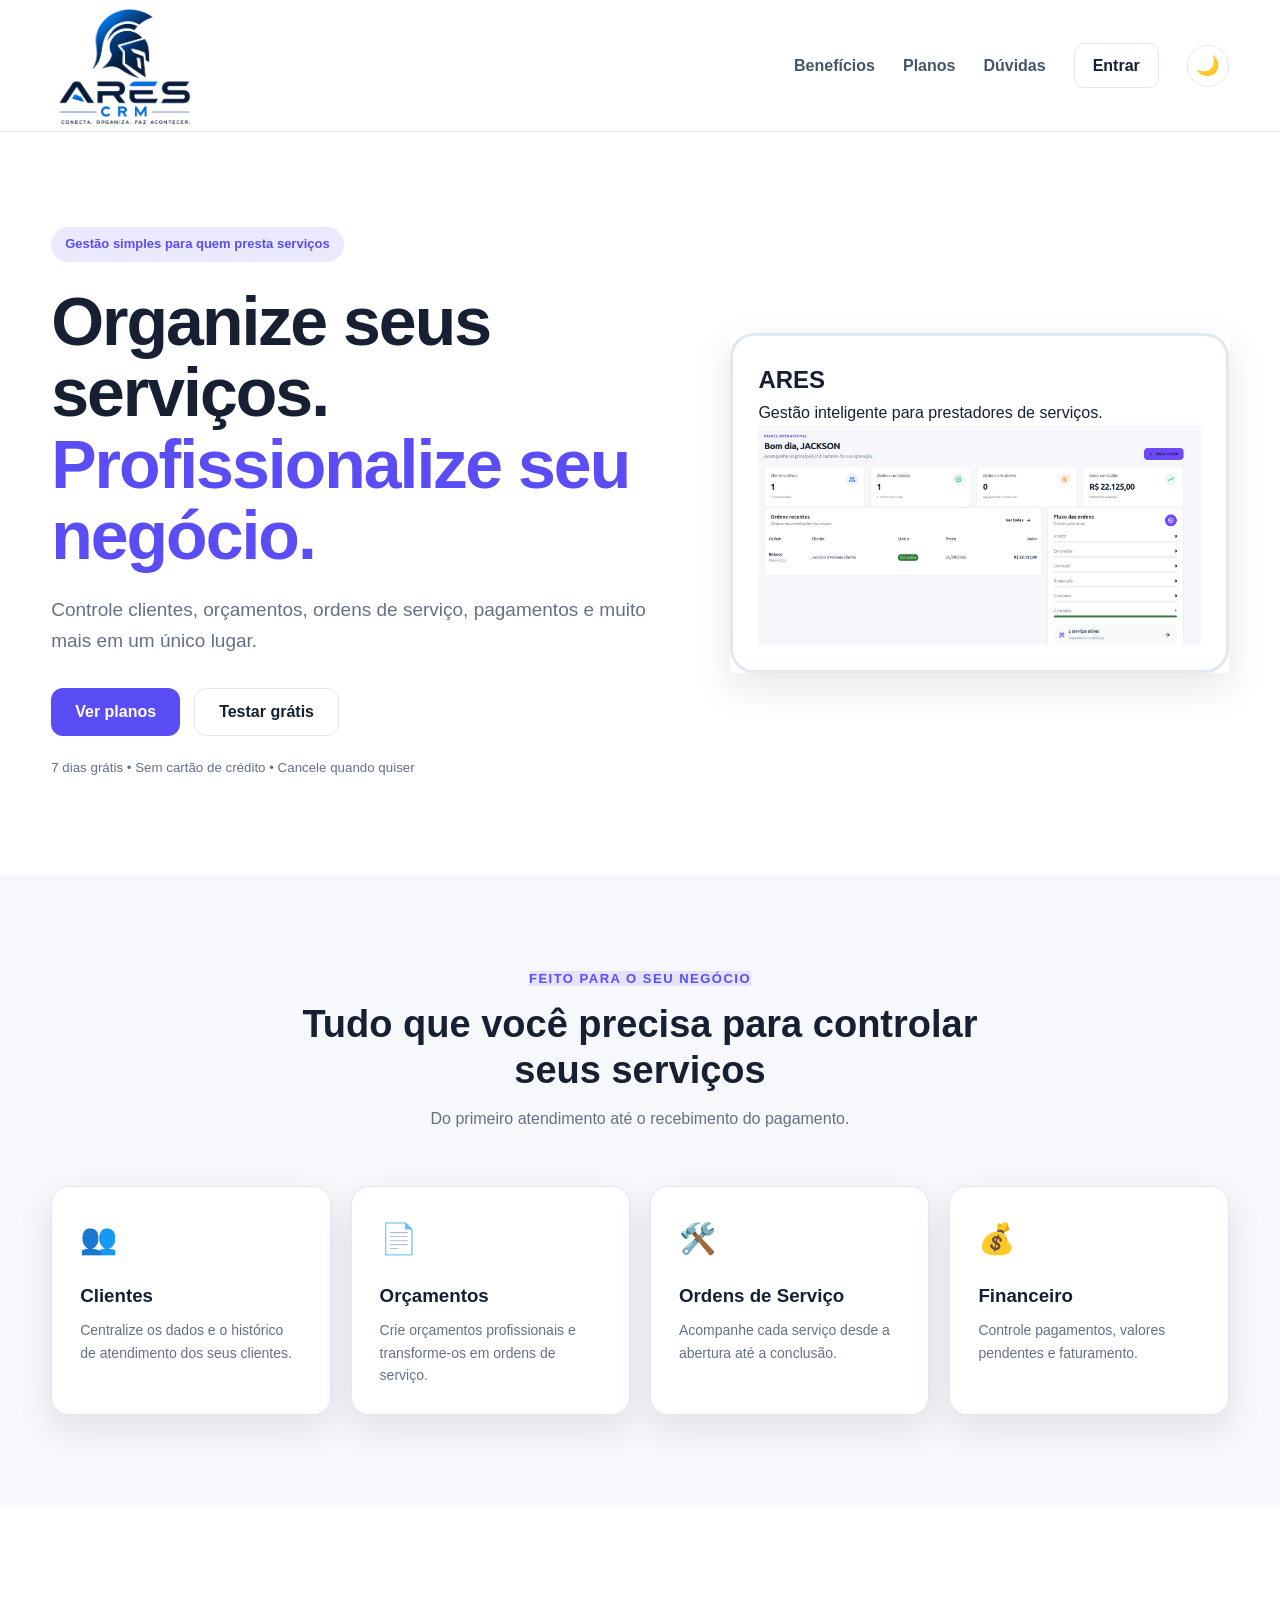
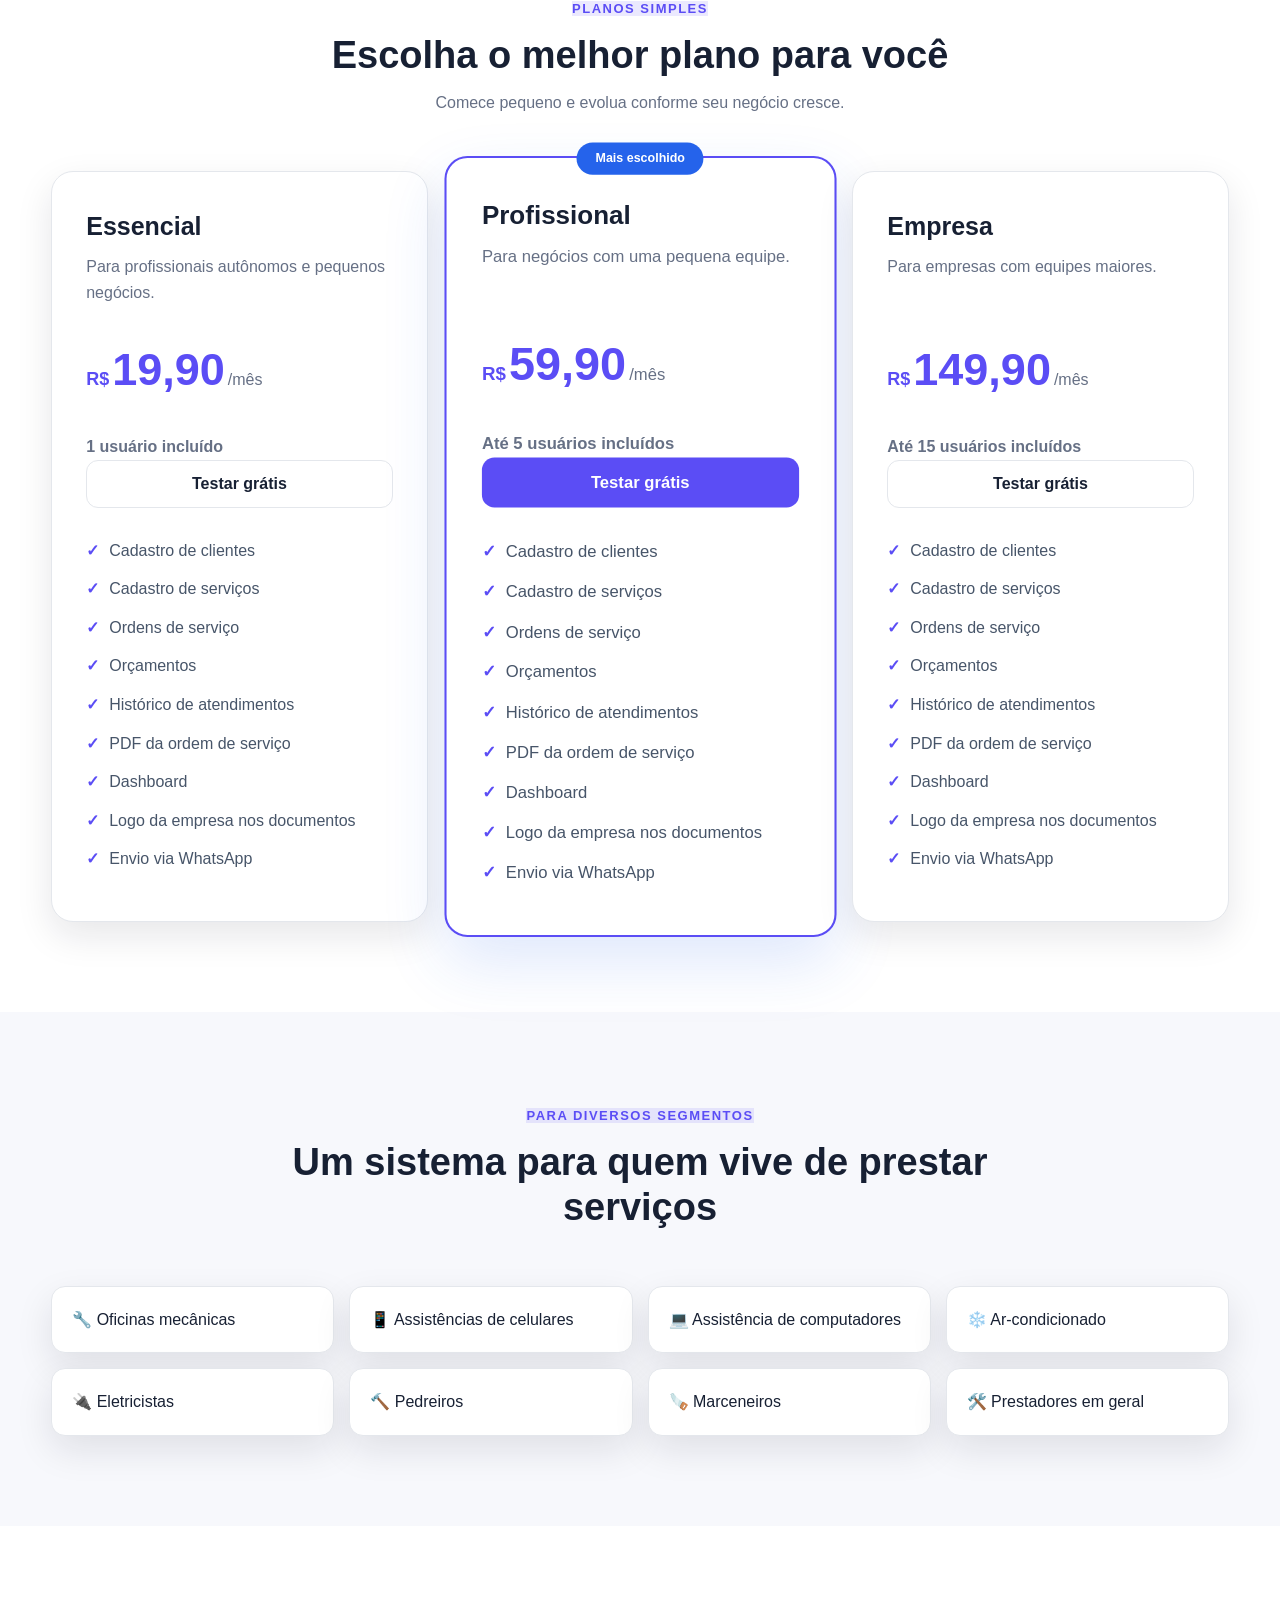
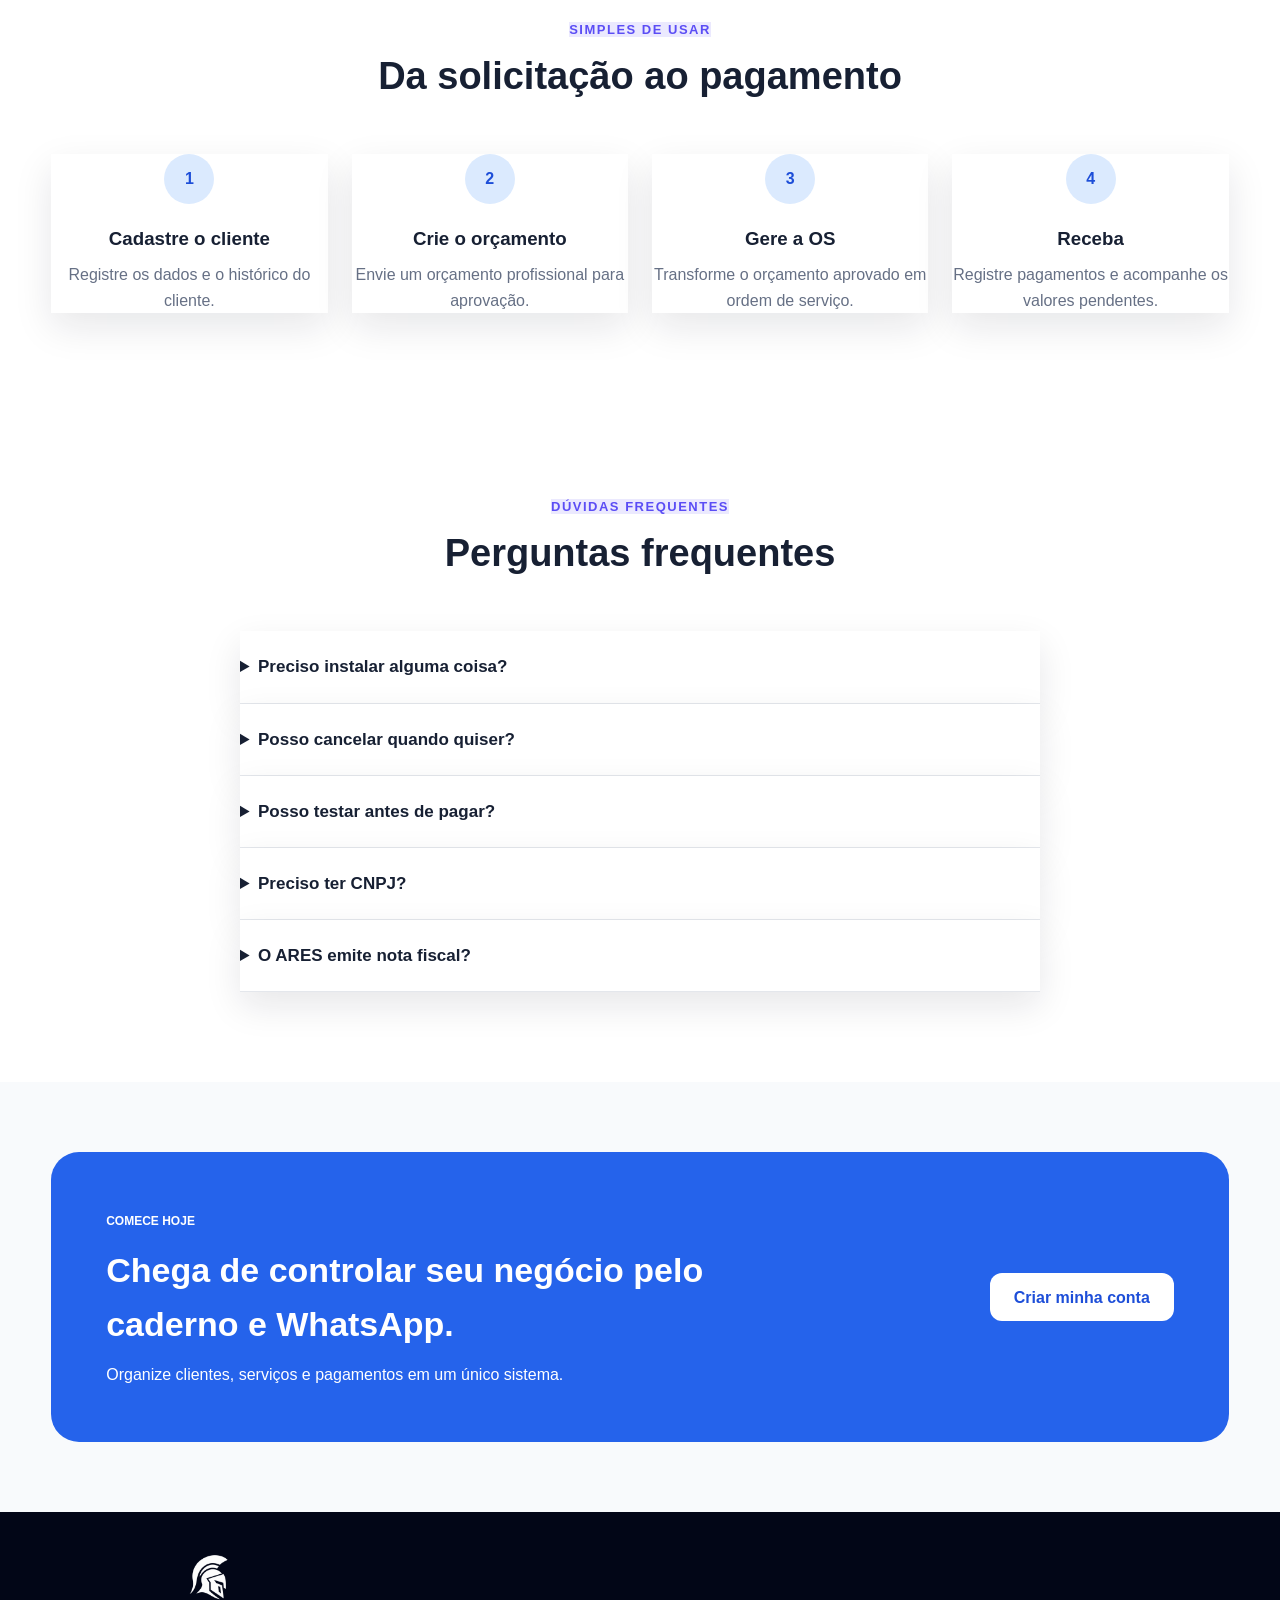
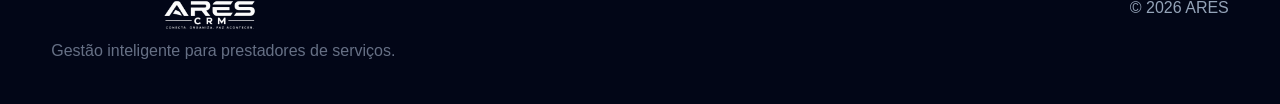
<file: index.html>
<!DOCTYPE html>
<html lang="pt-BR">

<head>
    <meta charset="UTF-8">
    <meta name="viewport" content="width=device-width, initial-scale=1.0">
    <meta name="robots" content="index, follow">

    <link rel="canonical" href="https://aresapp.tech/">

    <meta property="og:type" content="website">
    <meta property="og:locale" content="pt_BR">
    <meta property="og:title" content="ARES | Gestão para Prestadores de Serviços">
    <meta property="og:description" content="Organize clientes, orçamentos, serviços e pagamentos em um único lugar.">
    <meta property="og:url" content="https://aresapp.tech/">
    <meta property="og:image" content="https://aresapp.tech/img/hero.png">
  <meta name="description" content="Organize clientes, orçamentos, ordens de serviço e pagamentos com o ARES, o sistema de gestão simples para prestadores de serviços.">
    <title>Planos | ARES</title>

    <link rel="stylesheet" href="/index.css">
</head>

<body>

    <header class="header">
        <div class="container header-content">
            <div class="brand">
                <img class="brand-logo logo-light" src="/img/aresLogo.png" alt="Logo do ARES">
                <img class="brand-logo logo-dark" src="/img/aresLogo2.png" alt="Logo do ARES branco">
            </div>


            <nav class="nav">
                <a href="#beneficios">Benefícios</a>
                <a href="#planos">Planos</a>
                <a href="#faq">Dúvidas</a>
                <a href="https://app.aresapp.tech/" class="btn-login">Entrar</a>
                <button id="themeToggle" class="theme-toggle" type="button" aria-label="Ativar modo escuro"
                    title="Alternar tema">🌙</button>
            </nav>
        </div>
    </header>

    <main>

        <section class="hero">
            <div class="container hero-content">

                <div class="hero-text">
                    <span class="badge">Gestão simples para quem presta serviços</span>

                    <h1>
                        Organize seus serviços.
                        <span>Profissionalize seu negócio.</span>
                    </h1>

                    <p>
                        Controle clientes, orçamentos, ordens de serviço,
                        pagamentos e muito mais em um único lugar.
                    </p>

                    <div class="hero-actions">
                        <a href="#planos" class="btn-primary">
                            Ver planos
                        </a>

                        <a href="https://app.aresapp.tech/cadastro?plan=professional" class="btn-secondary">
                            Testar grátis
                        </a>
                    </div>

                    <small>
                        7 dias grátis • Sem cartão de crédito • Cancele quando quiser
                    </small>
                </div>

                <div class="hero-card">
                    <div class="hero-card-content">
                        <h2>
                            ARES
                        </h2>

                        <p>
                            Gestão inteligente para prestadores de serviços.
                        </p>
                        <img src="/img/hero.png" alt="Imagem ilustrativa do ARES">
                    </div>
                </div>

            </div>
        </section>


        <section class="benefits" id="beneficios">

            <div class="container">

                <div class="section-title">
                    <span>Feito para o seu negócio</span>

                    <h2>
                        Tudo que você precisa para controlar seus serviços
                    </h2>

                    <p>
                        Do primeiro atendimento até o recebimento do pagamento.
                    </p>
                </div>

                <div class="benefits-grid">

                    <div class="benefit-card">
                        <div class="icon">👥</div>

                        <h3>Clientes</h3>

                        <p>
                            Centralize os dados e o histórico de atendimento
                            dos seus clientes.
                        </p>
                    </div>

                    <div class="benefit-card">
                        <div class="icon">📄</div>

                        <h3>Orçamentos</h3>

                        <p>
                            Crie orçamentos profissionais e transforme-os
                            em ordens de serviço.
                        </p>
                    </div>

                    <div class="benefit-card">
                        <div class="icon">🛠️</div>

                        <h3>Ordens de Serviço</h3>

                        <p>
                            Acompanhe cada serviço desde a abertura
                            até a conclusão.
                        </p>
                    </div>

                    <div class="benefit-card">
                        <div class="icon">💰</div>

                        <h3>Financeiro</h3>

                        <p>
                            Controle pagamentos, valores pendentes
                            e faturamento.
                        </p>
                    </div>

                </div>

            </div>

        </section>


        <section class="pricing" id="planos">

            <div class="container">

                <div class="section-title">
                    <span>Planos simples</span>

                    <h2>
                        Escolha o melhor plano para você
                    </h2>

                    <p>
                        Comece pequeno e evolua conforme seu negócio cresce.
                    </p>
                </div>


                <div class="pricing-grid" id="pricingGrid">
                    <!-- Os planos serão inseridos aqui via JavaScript -->
                </div>

            </div>

        </section>


        <section class="audience">

            <div class="container">

                <div class="section-title">

                    <span>Para diversos segmentos</span>

                    <h2>
                        Um sistema para quem vive de prestar serviços
                    </h2>

                </div>


                <div class="audience-grid">

                    <div>🔧 Oficinas mecânicas</div>
                    <div>📱 Assistências de celulares</div>
                    <div>💻 Assistência de computadores</div>
                    <div>❄️ Ar-condicionado</div>
                    <div>🔌 Eletricistas</div>
                    <div>🔨 Pedreiros</div>
                    <div>🪚 Marceneiros</div>
                    <div>🛠️ Prestadores em geral</div>

                </div>

            </div>

        </section>


        <section class="workflow">

            <div class="container">

                <div class="section-title">

                    <span>Simples de usar</span>

                    <h2>
                        Da solicitação ao pagamento
                    </h2>

                </div>


                <div class="steps">

                    <div class="step">

                        <span>1</span>

                        <h3>Cadastre o cliente</h3>

                        <p>
                            Registre os dados e o histórico do cliente.
                        </p>

                    </div>


                    <div class="step">

                        <span>2</span>

                        <h3>Crie o orçamento</h3>

                        <p>
                            Envie um orçamento profissional para aprovação.
                        </p>

                    </div>


                    <div class="step">

                        <span>3</span>

                        <h3>Gere a OS</h3>

                        <p>
                            Transforme o orçamento aprovado em ordem de serviço.
                        </p>

                    </div>


                    <div class="step">

                        <span>4</span>

                        <h3>Receba</h3>

                        <p>
                            Registre pagamentos e acompanhe os valores pendentes.
                        </p>

                    </div>

                </div>

            </div>

        </section>


        <section class="faq" id="faq">

            <div class="container">

                <div class="section-title">

                    <span>Dúvidas frequentes</span>

                    <h2>
                        Perguntas frequentes
                    </h2>

                </div>


                <div class="faq-list">

                    <details>

                        <summary>
                            Preciso instalar alguma coisa?
                        </summary>

                        <p>
                            Não. O ARES funciona online e pode ser acessado
                            pelo computador, tablet ou celular.
                        </p>

                    </details>


                    <details>

                        <summary>
                            Posso cancelar quando quiser?
                        </summary>

                        <p>
                            Sim. Você pode cancelar seu plano sem fidelidade.
                        </p>

                    </details>


                    <details>

                        <summary>
                            Posso testar antes de pagar?
                        </summary>

                        <p>
                            Sim. Você tem 7 dias para testar o sistema gratuitamente.
                        </p>

                    </details>


                    <details>

                        <summary>
                            Preciso ter CNPJ?
                        </summary>

                        <p>
                            Não. Profissionais autônomos também podem utilizar o ARES.
                        </p>

                    </details>


                    <details>

                        <summary>
                            O ARES emite nota fiscal?
                        </summary>

                        <p>
                            Atualmente é possível registrar notas fiscais emitidas.
                            A emissão automática de NFS-e poderá ser adicionada
                            futuramente como recurso adicional.
                        </p>

                    </details>

                </div>

            </div>

        </section>


        <section class="cta">

            <div class="container cta-content">

                <div>

                    <span>Comece hoje</span>

                    <h2>
                        Chega de controlar seu negócio pelo caderno e WhatsApp.
                    </h2>

                    <p>
                        Organize clientes, serviços e pagamentos em um único sistema.
                    </p>

                </div>


                <a href="https://app.aresapp.tech/cadastro" class="btn-white">
                    Criar minha conta
                </a>

            </div>

        </section>

    </main>


    <footer class="footer">

        <div class="container footer-content">

            <div class="footer-brand">
                <img src="/img/aresLogo2.png" alt="Logo do ARES">

                <p>
                    Gestão inteligente para prestadores de serviços.
                </p>

            </div>

            <span>
                © <span id="currentYear"></span> ARES
            </span>

        </div>

    </footer>
    <script>
        const plans = [
            {
                name: 'Essencial',
                slug: 'Solo',
                price: '19,90',
                users: 1,
                description: 'Para profissionais autônomos e pequenos negócios.',
                highlight: false
            },
            {
                name: 'Profissional',
                slug: 'pro',
                price: '59,90',
                users: 5,
                description: 'Para negócios com uma pequena equipe.',
                highlight: true
            },
            {
                name: 'Empresa',
                slug: 'business',
                price: '149,90',
                users: 15,
                description: 'Para empresas com equipes maiores.',
                highlight: false
            }
        ];

        const commonFeatures = [
            'Cadastro de clientes',
            'Cadastro de serviços',
            'Ordens de serviço',
            'Orçamentos',
            'Histórico de atendimentos',
            'PDF da ordem de serviço',
            'Dashboard',
            'Logo da empresa nos documentos',
            'Envio via WhatsApp',

        ];

        const pricingGrid = document.getElementById('pricingGrid');

        pricingGrid.innerHTML = plans.map(plan => {

            const features = commonFeatures
                .map(feature => `
                <li>
                    <span class="check">✓</span>
                    ${feature}
                </li>
            `)
                .join('');

            return `
            <article class="pricing-card ${plan.highlight ? 'highlight' : ''}">

                ${plan.highlight ? `
                    <div class="recommended">
                        Mais escolhido
                    </div>
                ` : ''}

                <div class="plan-header">

                    <h3>
                        ${plan.name}
                    </h3>

                    <p>
                        ${plan.description}
                    </p>

                </div>

                <div class="price">

                    <span class="currency">
                        R$
                    </span>

                    <strong>
                        ${plan.price}
                    </strong>

                    <span class="period">
                        /mês
                    </span>

                </div>

                <div class="plan-users">
                    <strong>
                        ${plan.users === 1
                    ? '1 usuário incluído'
                    : `Até ${plan.users} usuários incluídos`
                }
                    </strong>
                </div>

                <a
                    href="https://app.aresapp.tech/cadastro?plan=${plan.slug}"
                    class="${plan.highlight
                    ? 'btn-primary btn-full'
                    : 'btn-outline btn-full'}"
                >
                    Testar grátis
                </a>

                <ul class="features">
                    ${features}
                </ul>

            </article>
        `;

        }).join('');
        // Atualiza o ano do rodapé sem depender de EJS.
        const currentYear = document.getElementById('currentYear');
        if (currentYear) {
            currentYear.textContent = new Date().getFullYear();
        }

        // Tema claro/escuro
        const themeToggle = document.getElementById('themeToggle');
        const savedTheme = localStorage.getItem('ares-theme');
        const prefersDark = window.matchMedia && window.matchMedia('(prefers-color-scheme: dark)').matches;

        function applyTheme(theme) {
            const dark = theme === 'dark';
            document.body.classList.toggle('dark-mode', dark);

            if (themeToggle) {
                themeToggle.textContent = dark ? '☀️' : '🌙';
                themeToggle.setAttribute('aria-label', dark ? 'Ativar modo claro' : 'Ativar modo escuro');
                themeToggle.setAttribute('title', dark ? 'Ativar modo claro' : 'Ativar modo escuro');
            }
        }

        applyTheme(savedTheme || (prefersDark ? 'dark' : 'light'));

        if (themeToggle) {
            themeToggle.addEventListener('click', () => {
                const nextTheme = document.body.classList.contains('dark-mode') ? 'light' : 'dark';
                localStorage.setItem('ares-theme', nextTheme);
                applyTheme(nextTheme);
            });
        }
    </script>
</body>

</html>
</file>
<file: index.css>
* {
    box-sizing: border-box;
    margin: 0;
    padding: 0;
}

        :root {
            color-scheme: light;
            --ares-bg: #ffffff;
            --ares-surface: #ffffff;
            --ares-surface-soft: #f7f8fc;
            --ares-text: #172033;
            --ares-text-muted: #667085;
            --ares-border: #e4e7ec;
            --ares-header: rgba(255, 255, 255, 0.94);
            --ares-shadow: 0 14px 36px rgba(16, 24, 40, 0.10);
            --ares-primary: #5b4df5;
            --ares-primary-strong: #4938e8;
            --ares-primary-soft: rgba(91, 77, 245, 0.12);
        }

        body.dark-mode {
            color-scheme: dark;
            --ares-bg: #0b1020;
            --ares-surface: #12192b;
            --ares-surface-soft: #0f1627;
            --ares-text: #f4f7fb;
            --ares-text-muted: #aeb8c8;
            --ares-border: #27324a;
            --ares-header: rgba(11, 16, 32, 0.94);
            --ares-shadow: 0 16px 42px rgba(0, 0, 0, 0.34);
            --ares-primary: #8b80ff;
            --ares-primary-strong: #7567ff;
            --ares-primary-soft: rgba(139, 128, 255, 0.16);
        }

        html {
            scroll-behavior: smooth;
        }

        body {
            background: var(--ares-bg);
            color: var(--ares-text);
            transition: background-color .25s ease, color .25s ease;
        }

        .header {
            background: var(--ares-header) !important;
            border-bottom: 1px solid var(--ares-border);
            backdrop-filter: blur(12px);
            -webkit-backdrop-filter: blur(12px);
        }

        .nav a,
        .section-title h2,
        .benefit-card h3,
        .step h3,
        .pricing-card h3,
        .faq summary,
        .hero-text h1,
        .hero-card h2,
        .footer {
            color: var(--ares-text);
        }

        .hero-text p,
        .hero-text small,
        .section-title p,
        .benefit-card p,
        .step p,
        .pricing-card p,
        .faq p,
        .footer p,
        .period,
        .plan-users {
            color: var(--ares-text-muted) !important;
        }

        .hero,
        .pricing,
        .workflow,
        .faq {
            background: var(--ares-bg) !important;
        }

        .benefits,
        .audience {
            background: var(--ares-surface-soft) !important;
        }

        .benefit-card,
        .pricing-card,
        .step,
        .faq details,
        .hero-card,
        .audience-grid > div {
            background: var(--ares-surface) !important;
            border-color: var(--ares-border) !important;
            box-shadow: var(--ares-shadow);
            color: var(--ares-text);
        }

        .pricing-card.highlight {
            border-color: var(--ares-primary) !important;
            box-shadow: 0 18px 46px var(--ares-primary-soft);
        }

        .badge,
        .section-title > span {
            background: var(--ares-primary-soft) !important;
            color: var(--ares-primary) !important;
        }

        .hero-text h1 span,
        .price strong,
        .price .currency,
        .check {
            color: var(--ares-primary) !important;
        }

        .btn-primary {
            background: var(--ares-primary) !important;
            border-color: var(--ares-primary) !important;
            color: #fff !important;
        }

        .btn-primary:hover {
            background: var(--ares-primary-strong) !important;
        }

        .btn-secondary,
        .btn-outline,
        .btn-login {
            background: transparent !important;
            border-color: var(--ares-border) !important;
            color: var(--ares-text) !important;
        }

        .btn-secondary:hover,
        .btn-outline:hover,
        .btn-login:hover {
            border-color: var(--ares-primary) !important;
            color: var(--ares-primary) !important;
        }

        .features li {
            border-color: var(--ares-border) !important;
            color: var(--ares-text);
        }

        .theme-toggle {
            width: 42px;
            height: 42px;
            display: inline-flex;
            align-items: center;
            justify-content: center;
            border: 1px solid var(--ares-border);
            border-radius: 999px;
            background: var(--ares-surface);
            color: var(--ares-text);
            cursor: pointer;
            font-size: 19px;
            line-height: 1;
            transition: transform .2s ease, border-color .2s ease, background-color .2s ease;
        }

        .theme-toggle:hover {
            transform: translateY(-1px);
            border-color: var(--ares-primary);
        }

        .theme-toggle:focus-visible {
            outline: 3px solid var(--ares-primary-soft);
            outline-offset: 2px;
        }


        body.dark-mode .cta {
            background: linear-gradient(135deg, #3323a8, #5d4cf3) !important;
        }

        body.dark-mode .footer {
            background: #070b16 !important;
            border-top: 1px solid var(--ares-border);
        }

        @media (max-width: 768px) {
            .nav {
                gap: 10px;
            }

            .theme-toggle {
                width: 38px;
                height: 38px;
            }
        }
    
        
html {
    scroll-behavior: smooth;
}

.logo-light {
    display: block;
}

.logo-dark {
    display: none;
}

/* Tema escuro */
body.dark-mode .logo-light {
    display: none;
}

body.dark-mode .logo-dark {
    display: block;
}
body {
    font-family: Inter, Arial, sans-serif;
    background: #f8fafc;
    color: #0f172a;
    line-height: 1.6;
}

.container {
    width: min(1180px, 92%);
    margin: 0 auto;
}

/* HEADER */

.header {
    position: sticky;
    top: 0;
    z-index: 100;
    background: rgba(255, 255, 255, 0.96);
    border-bottom: 1px solid #e2e8f0;
    backdrop-filter: blur(12px);
}

.header-content {
    min-height: 72px;
    display: flex;
    align-items: center;
    justify-content: space-between;
}
[data-theme="dark"] .brand-logo img {
    filter: drop-shadow(0 4px 10px rgba(210, 212, 214, 0.5));
}
.brand {
    display: flex;
    align-items: center;
    gap: 10px;

}
.hero-card-content {
    display: block;
    width: 100%;
    padding: 28px;
    box-shadow: inset  0 0 0 3px #e2e8f0;
    border-radius: 24px;
}

.hero-card-content  img{
    display: block;
    width: 100%;
}
.brand-logo {
      width: 10%;
}

body.dark-mode .brand-logo {
    filter:
    brightness(1.65)
        drop-shadow(0 3px 4px rgba(0, 0, 0, 0.6))
        drop-shadow(0 0 6px rgba(37, 99, 235, 0.45))
        drop-shadow(0 0 14px rgba(37, 99, 235, 0.25));
}

body.dark-mode .brand-logo img {
    filter:
        drop-shadow(0 4px 8px rgba(0, 0, 0, 0.7))
        drop-shadow(0 0 10px rgba(37, 99, 235, 0.55))
        drop-shadow(0 0 22px rgba(37, 99, 235, 0.25));
}
.brand-subtitle {
    color: #64748b;
    font-size: 13px;
}

.nav {
    display: flex;
    align-items: center;
    gap: 28px;
}

.nav a {
    color: #475569;
    text-decoration: none;
    font-weight: 600;
}

.nav a:hover {
    color: #1d4ed8;
}

.btn-login {
    border: 1px solid #cbd5e1;
    padding: 9px 18px;
    border-radius: 10px;
}

/* HERO */

.hero {
    padding: 95px 0;
    background:
        radial-gradient(circle at top right, #dbeafe 0, transparent 35%),
        linear-gradient(180deg, #ffffff, #f8fafc);
}

.hero-content {
    display: grid;
    grid-template-columns: 1.1fr 0.9fr;
    align-items: center;
    gap: 70px;
}

.badge {
    display: inline-block;
    background: #dbeafe;
    color: #1d4ed8;
    padding: 7px 14px;
    border-radius: 999px;
    font-weight: 700;
    font-size: 13px;
    margin-bottom: 24px;
}

.hero h1 {
    font-size: clamp(42px, 6vw, 68px);
    line-height: 1.05;
    margin-bottom: 24px;
    letter-spacing: -2px;
}

.hero h1 span {
    color: #2563eb;
}

.hero-text > p {
    font-size: 19px;
    color: #64748b;
    max-width: 640px;
    margin-bottom: 32px;
}

.hero-actions {
    display: flex;
    gap: 14px;
    margin-bottom: 18px;
}

.hero small {
    color: #64748b;
}

/* BUTTONS */

.btn-primary,
.btn-secondary,
.btn-outline,
.btn-white {
    display: inline-flex;
    justify-content: center;
    align-items: center;
    min-height: 48px;
    padding: 0 24px;
    border-radius: 12px;
    font-weight: 700;
    text-decoration: none;
    transition: 0.2s ease;
}

.btn-primary {
    background: #2563eb;
    color: white;
}

.btn-primary:hover {
    background: #1d4ed8;
    transform: translateY(-1px);
}

.btn-secondary,
.btn-outline {
    background: white;
    color: #1d4ed8;
    border: 1px solid #bfdbfe;
}

.btn-secondary:hover,
.btn-outline:hover {
    border-color: #2563eb;
}

.btn-full {
    width: 100%;
}

/* DASHBOARD PREVIEW */

.hero-card {
    position: relative;
}

.dashboard-preview {
    background: white;
    padding: 28px;
    border-radius: 24px;
    border: 1px solid #e2e8f0;
    box-shadow: 0 30px 80px rgba(15, 23, 42, 0.12);
}

.preview-header {
    display: flex;
    justify-content: space-between;
    align-items: center;
    margin-bottom: 25px;
}

.preview-header small {
    color: #94a3b8;
}

.preview-header h3 {
    font-size: 20px;
}

.status-online {
    background: #dcfce7;
    color: #15803d;
    border-radius: 999px;
    padding: 6px 11px;
    font-size: 12px;
    font-weight: 700;
}

.preview-grid {
    display: grid;
    grid-template-columns: repeat(2, 1fr);
    gap: 14px;
}



.metric {
    padding: 20px;
    background: #f8fafc;
    border-radius: 16px;
}

.metric span {
    display: block;
    color: #64748b;
    font-size: 13px;
    margin-bottom: 8px;
}

.metric strong {
    font-size: 22px;
}

/* GENERAL SECTIONS */

section {
    padding: 90px 0;
}

.section-title {
    text-align: center;
    max-width: 700px;
    margin: 0 auto 55px;
}

.section-title > span {
    color: #2563eb;
    text-transform: uppercase;
    font-size: 13px;
    font-weight: 800;
    letter-spacing: 1.5px;
}

.section-title h2 {
    font-size: 38px;
    line-height: 1.2;
    margin: 12px 0;
}

.section-title p {
    color: #64748b;
}

/* BENEFITS */

.benefits {
    background: white;
}

.benefits-grid {
    display: grid;
    grid-template-columns: repeat(4, 1fr);
    gap: 20px;
}

.benefit-card {
    border: 1px solid #e2e8f0;
    border-radius: 18px;
    padding: 28px;
    transition: 0.2s;
}

.benefit-card:hover {
    transform: translateY(-5px);
    box-shadow: 0 16px 40px rgba(15, 23, 42, 0.08);
}

.icon {
    font-size: 30px;
    margin-bottom: 18px;
}

.benefit-card h3 {
    margin-bottom: 8px;
}

.benefit-card p {
    color: #64748b;
    font-size: 14px;
}

/* PRICING */

.pricing-grid {
    display: grid;
    grid-template-columns: repeat(3, 1fr);
    gap: 24px;
    align-items: stretch;
}

.pricing-card {
    position: relative;
    background: white;
    border: 1px solid #e2e8f0;
    border-radius: 22px;
    padding: 34px;
}

.pricing-card.highlight {
    border: 2px solid #2563eb;
    transform: scale(1.04);
    box-shadow: 0 25px 60px rgba(37, 99, 235, 0.15);
}

.recommended {
    position: absolute;
    top: -15px;
    left: 50%;
    transform: translateX(-50%);
    background: #2563eb;
    color: white;
    padding: 6px 18px;
    border-radius: 999px;
    font-size: 12px;
    font-weight: 800;
    white-space: nowrap;
}
.footer-brand {
    width: 50%;
    display: flow-root
}


.footer-brand img {
    width: 20%;
    margin-left: 17%;
}
.brand-logo {
    width: 20%;
  
}

.brand-logo img {
    margin-right: 10px;
}
.plan-header h3 {
    font-size: 25px;
    margin-bottom: 8px;
}

.plan-header p {
    color: #64748b;
    min-height: 52px;
}

.price {
    display: flex;
    align-items: baseline;
    margin: 28px 0;
}

.currency {
    font-size: 18px;
    font-weight: 700;
}

.price strong {
    font-size: 45px;
    margin: 0 3px;
}

.period {
    color: #64748b;
}

.features {
    list-style: none;
    margin-top: 30px;
}

.features li {
    margin-bottom: 13px;
    display: flex;
    gap: 10px;
    color: #475569;
}

.check {
    color: #16a34a;
    font-weight: 900;
}

/* AUDIENCE */

.audience {
    background: #0f172a;
    color: white;
}


.audience-grid {
    display: grid;
    grid-template-columns: repeat(4, 1fr);
    gap: 15px;
}

.audience-grid div {
    padding: 20px;
    background: #1e293b;
    border: 1px solid #334155;
    border-radius: 14px;
}

/* WORKFLOW */

.steps {
    display: grid;
    grid-template-columns: repeat(4, 1fr);
    gap: 24px;
}

.step {
    text-align: center;
}

.step > span {
    width: 50px;
    height: 50px;
    margin: 0 auto 20px;
    display: grid;
    place-items: center;
    border-radius: 50%;
    background: #dbeafe;
    color: #1d4ed8;
    font-weight: 900;
}

.step p {
    color: #64748b;
    margin-top: 8px;
}

/* FAQ */

.faq {
    background: white;
}

.faq-list {
    max-width: 800px;
    margin: 0 auto;
}

details {
    border-bottom: 1px solid #e2e8f0;
    padding: 22px 0;
}

summary {
    cursor: pointer;
    font-size: 17px;
    font-weight: 700;
}

details p {
    margin-top: 13px;
    color: #64748b;
}

/* CTA */

.cta {
    padding: 70px 0;
}

.cta-content {
    background: #2563eb;
    color: white;
    padding: 55px;
    border-radius: 28px;
    display: flex;
    justify-content: space-between;
    align-items: center;
    gap: 30px;
}

.cta-content span {
    text-transform: uppercase;
    font-size: 12px;
    font-weight: 800;
}

.cta-content h2 {
    font-size: 34px;
    margin: 10px 0;
    max-width: 700px;
}

.btn-white {
    background: white;
    color: #1d4ed8;
    white-space: nowrap;
}

/* FOOTER */

.footer {
    padding: 40px 0;
    background: #020617;
    color: #94a3b8;
}

.footer-content {
    display: flex;
    justify-content: space-between;
    align-items: center;
}

.footer strong {
    color: white;
    font-size: 22px;
}

/* RESPONSIVE */

@media (max-width: 900px) {

    .nav {
        display: none;
    }

    .hero-content,
    .pricing-grid {
        grid-template-columns: 1fr;
    }

    .pricing-card.highlight {
        transform: none;
    }

    .benefits-grid,
    .audience-grid,
    .steps {
        grid-template-columns: repeat(2, 1fr);
    }

    .hero {
        padding-top: 65px;
    }

    .cta-content {
        flex-direction: column;
        align-items: flex-start;
    }
}

@media (max-width: 600px) {

    section {
        padding: 65px 0;
    }

    .hero h1 {
        font-size: 42px;
    }

    .hero-actions {
        flex-direction: column;
    }

    .benefits-grid,
    .audience-grid,
    .steps,
    .preview-grid {
        grid-template-columns: 1fr;
    }

    .section-title h2 {
        font-size: 30px;
    }

    .pricing-card {
        padding: 28px 22px;
    }

    .cta-content {
        padding: 35px 25px;
    }

    .cta-content h2 {
        font-size: 27px;
    }

    .footer-content {
        flex-direction: column;
        align-items: flex-start;
        gap: 18px;
    }
}
</file>
